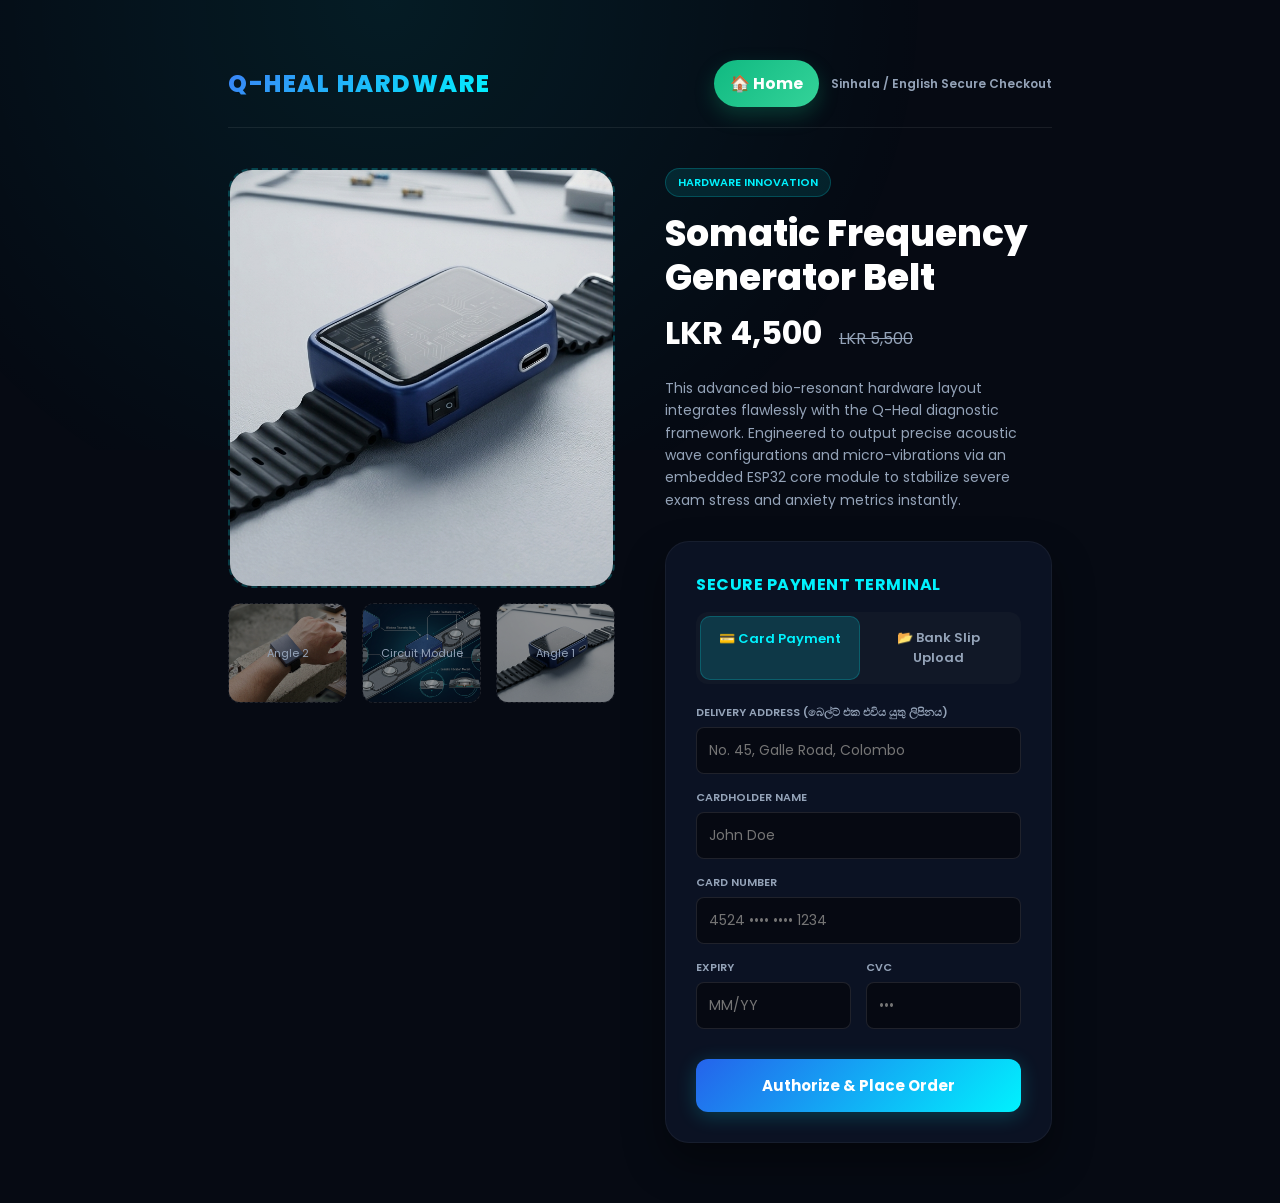
<file: qhealbelt.html>
<!DOCTYPE html>
<html lang="en">
<head>
    <meta charset="UTF-8">
    <meta name="viewport" content="width=device-width, initial-scale=1.0">
    <title>Quantum Belt | Q-Heal Official Store</title>
    <link href="https://fonts.googleapis.com/css2?family=Poppins:wght@300;400;600;700;800&display=swap" rel="stylesheet">
    <script src="https://cdnjs.cloudflare.com/ajax/libs/gsap/3.12.2/gsap.min.js"></script>
    <style>
        :root {
            --bg-dark: #060a13;
            --bg-card: rgba(13, 21, 39, 0.85);
            --primary: #1e40af;
            --accent: #00f2fe;
            --text-main: #f7fafc;
            --text-muted: #94a3b8;
            --success: #10b981;
            --border-color: rgba(0, 242, 254, 0.15);
        }

        * { margin: 0; padding: 0; box-sizing: border-box; font-family: 'Poppins', sans-serif; }
        body { background-color: var(--bg-dark); color: var(--text-main); min-height: 100vh; overflow-x: hidden; }
        
        /* Background Gradient Effect */
        .bg-glow { position: fixed; top: -50%; left: -20%; width: 100vw; height: 100vh; z-index: -1; background: radial-gradient(circle, rgba(0, 242, 254, 0.08) 0%, transparent 70%); }

        .container { max-width: 1200px; margin: 0 auto; padding: 30px 20px; }
        
        header { display: flex; justify-content: space-between; align-items: center; padding-bottom: 20px; border-bottom: 1px solid rgba(255, 255, 255, 0.08); margin-bottom: 40px; }
        .logo { font-size: 24px; font-weight: 800; background: linear-gradient(135deg, #3b82f6, var(--accent)); -webkit-background-clip: text; -webkit-text-fill-color: transparent; letter-spacing: 1.5px; }

        /* Store Layout Matrix */
        .store-grid { display: grid; grid-template-columns: 1fr 1fr; gap: 50px; margin-top: 20px; }
        @media (max-width: 900px) { .store-grid { grid-template-columns: 1fr; gap: 30px; } }

        /* --- LEFT COLUMN: IMAGE GALLERY --- */
        .gallery-container { display: flex; flex-direction: column; gap: 15px; }
        .main-image-box { width: 100%; height: 420px; background: rgba(255,255,255,0.02); border: 2px dashed rgba(0, 242, 254, 0.2); border-radius: 24px; display: flex; flex-direction: column; justify-content: center; align-items: center; cursor: pointer; transition: 0.3s; position: relative; overflow: hidden; }
        .main-image-box:hover { border-color: var(--accent); background: rgba(0, 242, 254, 0.03); }
        .main-image-box img { width: 100%; height: 100%; object-fit: cover; position: absolute; top: 0; left: 0; display: block; }
        
        .thumb-grid { display: grid; grid-template-columns: repeat(3, 1fr); gap: 15px; }
        .thumb-box { height: 100px; background: rgba(255,255,255,0.01); border: 1px dashed rgba(255,255,255,0.1); border-radius: 12px; display: flex; justify-content: center; align-items: center; font-size: 11px; color: var(--text-muted); cursor: pointer; transition: 0.2s; overflow: hidden; position: relative; }
        .thumb-box:hover { border-color: var(--accent); color: var(--accent); }
        .thumb-box img { width: 100%; height: 100%; object-fit: cover; display: block; }
        .thumb-box span { position: absolute; inset: 0; display: flex; justify-content: center; align-items: center; background: rgba(0,0,0,0.35); padding: 8px; text-align: center; }

        /* --- RIGHT COLUMN: PRODUCT INFO & CHECKOUT --- */
        .product-details { display: flex; flex-direction: column; }
        .tag { background: rgba(0, 242, 254, 0.1); border: 1px solid rgba(0, 242, 254, 0.2); color: var(--accent); padding: 5px 12px; border-radius: 20px; font-size: 11px; font-weight: 600; width: fit-content; margin-bottom: 15px; text-transform: uppercase; }
        .product-title { font-size: 36px; font-weight: 800; margin-bottom: 10px; line-height: 1.2; }
        .price-tag { font-size: 32px; font-weight: 700; color: #fff; margin-bottom: 20px; }
        .price-tag span { font-size: 16px; color: var(--text-muted); text-decoration: line-through; margin-left: 10px; font-weight: 400; }
        .desc { color: var(--text-muted); font-size: 14px; line-height: 1.6; margin-bottom: 30px; }

        /* --- EXPANDED PAYMENT CORE --- */
        .checkout-box { background: var(--bg-card); border: 1px solid rgba(255,255,255,0.05); border-radius: 24px; padding: 30px; box-shadow: 0 20px 40px rgba(0,0,0,0.4); }
        .checkout-title { font-size: 16px; font-weight: 700; margin-bottom: 15px; color: var(--accent); text-transform: uppercase; letter-spacing: 0.5px; }
        
        .pay-methods { display: flex; background: #111827; padding: 4px; border-radius: 12px; margin-bottom: 20px; }
        .pay-tab { flex: 1; padding: 12px; text-align: center; font-size: 13px; font-weight: 600; color: var(--text-muted); cursor: pointer; border-radius: 10px; transition: 0.2s; }
        .pay-tab.active { background: rgba(0, 242, 254, 0.15); color: var(--accent); border: 1px solid rgba(0, 242, 254, 0.2); }
        
        .pay-panel { display: none; }
        .pay-panel.active { display: block; }

        /* Forms */
        .form-group { margin-bottom: 15px; }
        .form-group label { display: block; font-size: 11px; text-transform: uppercase; color: var(--text-muted); margin-bottom: 6px; font-weight: 600; }
        .form-input { width: 100%; padding: 12px; background: rgba(5, 8, 16, 0.8); border: 1px solid rgba(255,255,255,0.1); border-radius: 8px; color: white; font-size: 14px; }
        .form-input:focus { border-color: var(--accent); outline: none; }
        .form-row { display: grid; grid-template-columns: 1fr 1fr; gap: 15px; }

        /* Dropzone Box */
        .slip-zone { border: 2px dashed rgba(0, 242, 254, 0.3); border-radius: 14px; padding: 25px; text-align: center; background: rgba(0,0,0,0.2); cursor: pointer; transition: 0.2s; }
        .slip-zone:hover { border-color: var(--accent); background: rgba(0, 242, 254, 0.02); }

        .buy-btn { width: 100%; background: linear-gradient(135deg, #2563eb, var(--accent)); color: white; border: none; padding: 15px; font-size: 15px; font-weight: 700; border-radius: 12px; cursor: pointer; margin-top: 15px; box-shadow: 0 4px 20px rgba(0,242,254,0.2); transition: 0.2s; }
        .buy-btn:hover { transform: translateY(-2px); }
        .home-btn {
            display: inline-block;
            padding: 0.7rem 1rem;
            border-radius: 999px;
            background: linear-gradient(135deg, #10b981, #34d399);
            color: white;
            text-decoration: none;
            font-weight: 700;
            box-shadow: 0 8px 20px rgba(16, 185, 129, 0.25);
        }

        * { box-sizing: border-box; }

    /* 2. Body: හැම පේජ් එකේම පසුබිම එකම වගේ තියාගන්න */
    body { margin: 0; background-color: #060a13; color: white; font-family: sans-serif; }

    /* 3. Container: මේක තමයි හැම පේජ් එකේම content එක මැදට කරන wrapper එක */
    .container {
        width: 90%; 
        max-width: 1000px;
        margin: 0 auto; /* සයිට් එක screen එකේ මැදට වෙන්න */
    }

    /* 4. Responsive Media Query: මේක පේජ් එකේ හැඩය PC/Mobile වලදී මාරු කරනවා */
    @media (max-width: 768px) {
    </style>
</head>
<body>
<div class="container">
    <div class="bg-glow"></div>

    <div class="container">
        <header>
            <div class="logo">Q-HEAL HARDWARE</div>
            <div style="display:flex; align-items:center; gap:12px; flex-wrap:wrap;">
                <a href="index.html" class="home-btn">🏠 Home</a>
                <div style="font-size:12px; color:var(--text-muted); font-weight:600;">Sinhala / English Secure Checkout</div>
            </div>
        </header>

        <div class="store-grid">
            
            <div class="gallery-container">
                <div class="main-image-box">
                    <img id="mainImgDisplay" src="1782718561374.1782718524429.png" alt="Quantum Belt View">
                </div>
                
                <div class="thumb-grid">
                    <div class="thumb-box">
                        <img src="1782718907337.png" alt="Angle 2">
                        <span>Angle 2</span>
                    </div>
                    <div class="thumb-box">
                        <img src="1782719220887.1782719190663.png" alt="Circuit Module">
                        <span>Circuit Module</span>
                    </div>
                    <div class="thumb-box">
                        <img src="1782718561374.1782718524429.png" alt="Angle 1">
                        <span>Angle 1</span>
                    </div>
                </div>
            </div>

            <div class="product-details">
                <div class="tag">Hardware Innovation</div>
                <h1 class="product-title">Somatic Frequency Generator Belt</h1>
                <div class="price-tag">LKR 4,500 <span>LKR 5,500</span></div>
                <p class="desc">
                    This advanced bio-resonant hardware layout integrates flawlessly with the Q-Heal diagnostic framework. Engineered to output precise acoustic wave configurations and micro-vibrations via an embedded ESP32 core module to stabilize severe exam stress and anxiety metrics instantly.
                </p>

                <div class="checkout-box">
                    <div class="checkout-title">Secure Payment Terminal</div>
                    
                    <div class="pay-methods">
                        <div class="pay-tab active" id="btnCard" onclick="togglePayMethod('card')">💳 Card Payment</div>
                        <div class="pay-tab" id="btnSlip" onclick="togglePayMethod('slip')">📂 Bank Slip Upload</div>
                    </div>

                    <div class="form-group">
                        <label>Delivery Address (බෙල්ට් එක එවිය යුතු ලිපිනය)</label>
                        <input type="text" class="form-input" placeholder="No. 45, Galle Road, Colombo" id="userAddress">
                    </div>

                    <div id="panelCard" class="pay-panel active">
                        <div class="form-group">
                            <label>Cardholder Name</label>
                            <input type="text" class="form-input" placeholder="John Doe">
                        </div>
                        <div class="form-group">
                            <label>Card Number</label>
                            <input type="text" class="form-input" placeholder="4524 •••• •••• 1234">
                        </div>
                        <div class="form-row">
                            <div class="form-group">
                                <label>Expiry</label>
                                <input type="text" class="form-input" placeholder="MM/YY">
                            </div>
                            <div class="form-group">
                                <label>CVC</label>
                                <input type="password" class="form-input" placeholder="•••">
                            </div>
                        </div>
                        <button class="buy-btn" onclick="executePurchase('Card')">Authorize & Place Order</button>
                    </div>

                    <div id="panelSlip" class="pay-panel">
                        <div style="background:rgba(255,255,255,0.02); padding:15px; border-radius:10px; margin-bottom:15px; font-size:12px; border:1px solid rgba(255,255,255,0.05);">
                            <strong style="color:var(--accent);">Bank Details:</strong><br>
                            Bank: Boc / People's Bank / Sampath<br>
                            Account Name: Q-Heal Innovations<br>
                            Account Number: 1234-5678-9012
                        </div>
                        <div class="slip-zone" onclick="document.getElementById('slipImgFile').click()">
                            <span id="slipText">📂 Click to Upload Bank Deposit Slip Receipt</span>
                            <input type="file" id="slipImgFile" style="display:none;" accept="image/*" onchange="handleSlipSelected()">
                        </div>
                        <button class="buy-btn" style="background:var(--primary);" onclick="executePurchase('Bank Slip')">Submit Slip & Confirm Order</button>
                    </div>

                </div>
            </div>

        </div>
    </div>
</div>
    

    <script>
        // --- INTERACTIVE LAYOUT FUNCTIONS ---
        function togglePayMethod(type) {
            document.getElementById('btnCard').classList.toggle('active', type === 'card');
            document.getElementById('btnSlip').classList.toggle('active', type === 'slip');
            document.getElementById('panelCard').classList.toggle('active', type === 'card');
            document.getElementById('panelSlip').classList.toggle('active', type === 'slip');
        }

        // Handle Main Image Input View Setup
        function previewImage(input, targetId, textId) {
            if (input.files && input.files[0]) {
                const reader = new FileReader();
                reader.onload = function(e) {
                    const img = document.getElementById(targetId);
                    img.src = e.target.result;
                    img.style.display = 'block';
                    document.getElementById(textId).style.display = 'none';
                }
                reader.readAsDataURL(input.files[0]);
            }
        }

        // Preview Thumb text change
        function previewThumb(input, textId) {
            if (input.files && input.files[0]) {
                document.getElementById(textId).textContent = "📸 Loaded";
                document.getElementById(textId).style.color = "#10b981";
            }
        }

        function handleSlipSelected() {
            document.getElementById('slipText').innerHTML = "✅ **Slip Added Successfully!**<br><span style='color:#10b981; font-size:12px;'>Order ready to lock.</span>";
        }

        function executePurchase(method) {
            const address = document.getElementById('userAddress').value.trim();
            if(!address) {
                alert('Please enter a delivery address first! (කරුණාකර බෙල්ට් එක එවිය යුතු ලිපිනය ඇතුළත් කරන්න)');
                return;
            }
            alert(`Order Placed Successfully via ${method}! Your Frequency Belt will be dispatched to: ${address}`);
        }

        // GSAP entry effect Animation
        gsap.from(".store-grid", { opacity: 0, y: 30, duration: 0.6, ease: "power2.out" });
    </script>
</body>
</html>
</file>
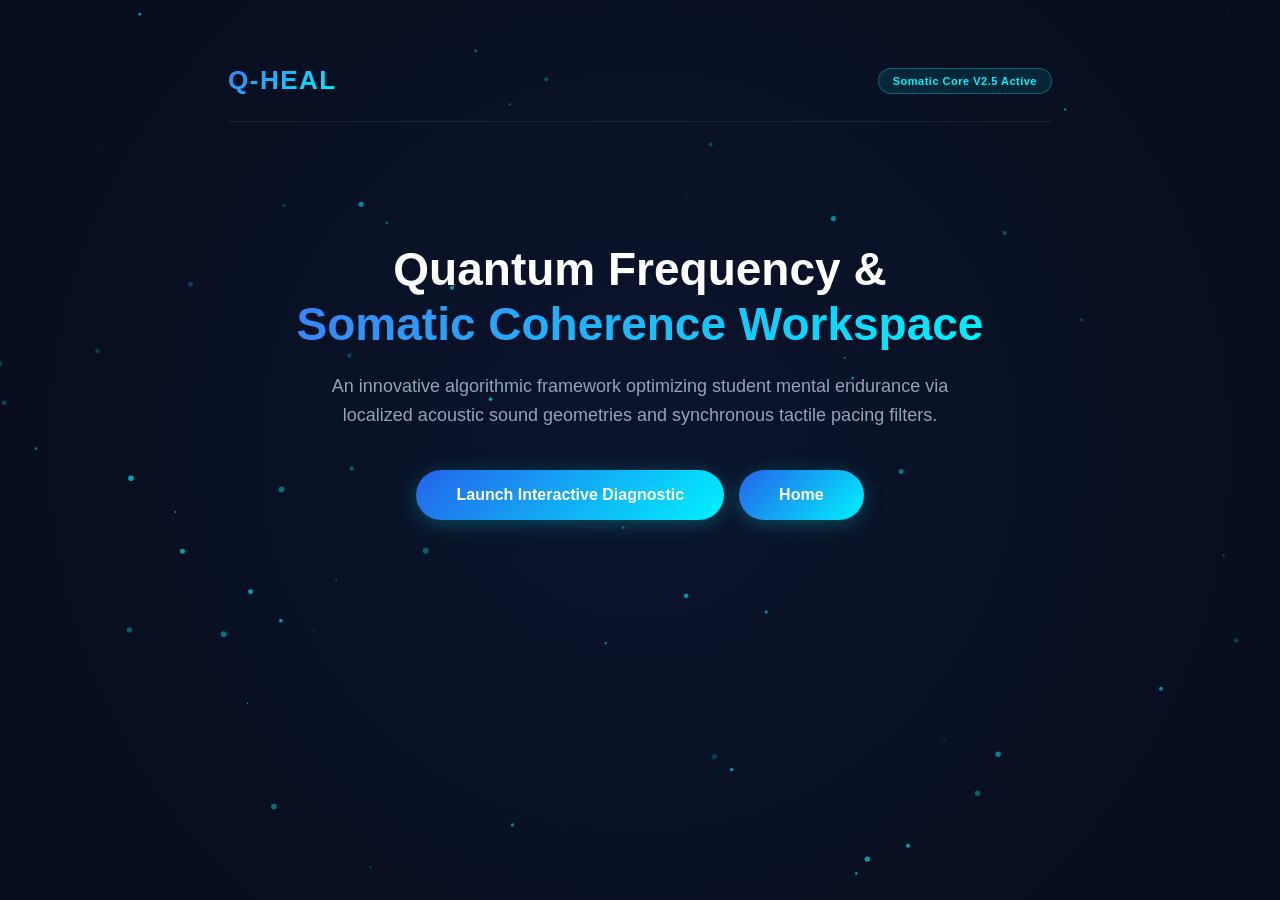
<file: sa.html>
<!DOCTYPE html>
<html lang="en">
<head>
    <meta charset="UTF-8">
    <meta name="viewport" content="width=device-width, initial-scale=1.0">
    <title>Q-Heal | Quantum Frequency & Mental Coherence Engine</title>
    <style>
        :root {
            --bg-dark: #060a13;
            --bg-card: #0d1527;
            --primary: #1e40af;
            --accent: #00f2fe;
            --text-main: #f7fafc;
            --text-muted: #94a3b8;
            --success: #10b981;
            --danger: #ef4444;
        }

        * {
            margin: 0;
            padding: 0;
            box-sizing: border-box;
            font-family: 'Segoe UI', Roboto, Helvetica, Arial, sans-serif;
        }

        body {
            background-color: var(--bg-dark);
            color: var(--text-main);
            overflow-x: hidden;
            min-height: 100vh;
            position: relative;
        }

        /* --- Interactive Background Canvas Animation --- */
        #bgCanvas {
            position: fixed;
            top: 0;
            left: 0;
            width: 100vw;
            height: 100vh;
            z-index: -1;
            background: radial-gradient(circle at center, #0c1938 0%, #060a13 100%);
        }

        .container {
            max-width: 1100px;
            margin: 0 auto;
            padding: 20px;
            position: relative;
            z-index: 1;
        }

        .screen {
            display: none;
            animation: fadeIn 0.6s cubic-bezier(0.16, 1, 0.3, 1) forwards;
        }

        .screen.active {
            display: block;
        }

        @keyframes fadeIn {
            from { opacity: 0; transform: translateY(15px); }
            to { opacity: 1; transform: translateY(0); }
        }

        /* Header Style */
        header {
            display: flex;
            justify-content: space-between;
            align-items: center;
            padding: 25px 0;
            border-bottom: 1px solid rgba(255, 255, 255, 0.08);
            margin-bottom: 40px;
        }

        .logo {
            font-size: 26px;
            font-weight: 800;
            background: linear-gradient(135deg, #3b82f6, var(--accent));
            -webkit-background-clip: text;
            -webkit-text-fill-color: transparent;
            letter-spacing: 1.5px;
        }

        .badge {
            background: rgba(0, 242, 254, 0.1);
            border: 1px solid rgba(0, 242, 254, 0.3);
            color: var(--accent);
            padding: 6px 14px;
            border-radius: 20px;
            font-size: 11px;
            font-weight: 600;
            letter-spacing: 0.5px;
        }

        /* --- SCREEN 1: HOME PAGE --- */
        .hero {
            text-align: center;
            padding: 80px 0 50px 0;
        }

        .hero h1 {
            font-size: 46px;
            margin-bottom: 20px;
            line-height: 1.2;
            font-weight: 800;
        }

        .hero h1 span {
            background: linear-gradient(135deg, #3b82f6, var(--accent));
            -webkit-background-clip: text;
            -webkit-text-fill-color: transparent;
        }

        .hero p {
            color: var(--text-muted);
            font-size: 18px;
            max-width: 650px;
            margin: 0 auto 40px auto;
            line-height: 1.6;
        }

        .btn {
            background: linear-gradient(135deg, #2563eb, var(--accent));
            color: white;
            border: none;
            padding: 16px 40px;
            font-size: 16px;
            font-weight: 700;
            border-radius: 30px;
            cursor: pointer;
            box-shadow: 0 4px 20px rgba(0, 242, 254, 0.25);
            transition: all 0.3s ease;
        }

        .btn:hover {
            transform: translateY(-2px);
            box-shadow: 0 6px 25px rgba(0, 242, 254, 0.45);
        }

        /* --- SCREEN 2: EMOJI DIAGNOSTIC QUIZ --- */
        .quiz-card {
            max-width: 600px;
            margin: 40px auto;
            background: rgba(13, 21, 39, 0.85);
            backdrop-filter: blur(10px);
            padding: 40px;
            border-radius: 20px;
            border: 1px solid rgba(255, 255, 255, 0.05);
            box-shadow: 0 10px 30px rgba(0,0,0,0.3);
        }

        .quiz-progress {
            height: 4px;
            background: #1e293b;
            border-radius: 2px;
            margin-bottom: 35px;
            overflow: hidden;
        }

        .progress-fill {
            height: 100%;
            width: 20%;
            background: var(--accent);
            transition: width 0.4s ease;
        }

        .q-title {
            font-size: 20px;
            margin-bottom: 25px;
            font-weight: 600;
            line-height: 1.4;
        }

        /* Emoji Matrix Selection */
        .emoji-grid {
            display: grid;
            grid-template-columns: repeat(5, 1fr);
            gap: 12px;
            margin-bottom: 35px;
        }

        .emoji-btn {
            background: rgba(255,255,255,0.03);
            border: 1px solid rgba(255,255,255,0.08);
            border-radius: 12px;
            padding: 15px 10px;
            cursor: pointer;
            text-align: center;
            transition: all 0.2s ease;
        }

        .emoji-btn:hover {
            background: rgba(0, 242, 254, 0.1);
            border-color: var(--accent);
            transform: translateY(-3px);
        }

        .emoji-btn.selected {
            background: rgba(37, 99, 235, 0.3);
            border-color: var(--accent);
            box-shadow: 0 0 12px rgba(0, 242, 254, 0.3);
        }

        .emoji-btn span {
            font-size: 28px;
            display: block;
            margin-bottom: 5px;
        }

        .emoji-btn p {
            font-size: 11px;
            color: var(--text-muted);
            font-weight: 600;
        }

        /* --- SCREEN 3: HEALING HUB --- */
        .hub-grid {
            display: grid;
            grid-template-columns: 1fr 1fr;
            gap: 40px;
            align-items: flex-start;
        }

        @media (max-width: 850px) {
            .hub-grid { grid-template-columns: 1fr; }
        }

        /* Mode Selector Tabs */
        .mode-selector {
            display: flex;
            background: #111827;
            padding: 6px;
            border-radius: 30px;
            margin-bottom: 25px;
            border: 1px solid rgba(255,255,255,0.05);
        }

        .mode-tab {
            flex: 1;
            text-align: center;
            padding: 10px 15px;
            cursor: pointer;
            border-radius: 25px;
            font-size: 14px;
            font-weight: 600;
            color: var(--text-muted);
            transition: all 0.2s ease;
        }

        .mode-tab.active {
            background: linear-gradient(135deg, #2563eb, var(--accent));
            color: white;
            box-shadow: 0 4px 10px rgba(0,0,0,0.2);
        }

        /* Display Wrapper */
        .display-panel {
            background: rgba(13, 21, 39, 0.8);
            border: 1px solid rgba(255,255,255,0.05);
            border-radius: 20px;
            padding: 30px;
            text-align: center;
            min-height: 320px;
            display: flex;
            flex-direction: column;
            justify-content: center;
            align-items: center;
            position: relative;
        }

        /* Dynamic Breathing Graphic */
        .breath-ring {
            width: 140px;
            height: 140px;
            border-radius: 50%;
            background: radial-gradient(circle, rgba(0, 242, 254, 0.4) 0%, transparent 70%);
            border: 3px solid var(--accent);
            display: none;
            align-items: center;
            justify-content: center;
            font-weight: 700;
            font-size: 16px;
            box-shadow: 0 0 20px rgba(0, 242, 254, 0.2);
            transition: transform 4s ease-in-out;
        }

        .breath-ring.expanding {
            transform: scale(1.6);
            background: radial-gradient(circle, rgba(0, 242, 254, 0.6) 0%, transparent 70%);
        }

        .breath-ring.shrinking {
            transform: scale(0.9);
        }

        .hub-controls {
            background: rgba(13, 21, 39, 0.85);
            padding: 35px;
            border-radius: 20px;
            border: 1px solid rgba(255,255,255,0.05);
        }

        .timer {
            font-size: 54px;
            font-weight: 800;
            font-family: monospace;
            margin-bottom: 15px;
            letter-spacing: 1px;
        }

        .action-btn {
            background: var(--success);
            color: white;
            border: none;
            padding: 14px 30px;
            border-radius: 10px;
            font-weight: 700;
            cursor: pointer;
            font-size: 15px;
            width: 100%;
            transition: background 0.2s;
        }

        .action-btn.paused {
            background: var(--danger);
        }

        * { box-sizing: border-box; }

    /* 2. Body: හැම පේජ් එකේම පසුබිම එකම වගේ තියාගන්න */
    body { margin: 0; background-color: #060a13; color: white; font-family: sans-serif; }

    /* 3. Container: මේක තමයි හැම පේජ් එකේම content එක මැදට කරන wrapper එක */
    .container {
        width: 90%; 
        max-width: 1000px;
        margin: 0 auto; /* සයිට් එක screen එකේ මැදට වෙන්න */
    }

    /* 4. Responsive Media Query: මේක පේජ් එකේ හැඩය PC/Mobile වලදී මාරු කරනවා */
    @media (max-width: 768px) {
    </style>
</head>
<body>
<div class="container">
    <canvas id="bgCanvas"></canvas>

    <div class="container">
        <header>
            <div class="logo">Q-HEAL</div>
            <div class="badge">Somatic Core V2.5 Active</div>
        </header>

        <div id="screenHome" class="screen active">
            <div class="hero">
                <h1>Quantum Frequency & <br><span>Somatic Coherence Workspace</span></h1>
                <p>An innovative algorithmic framework optimizing student mental endurance via localized acoustic sound geometries and synchronous tactile pacing filters.</p>
                <div style="display:flex; justify-content:center; gap:15px; flex-wrap:wrap;">
                    <button class="btn" onclick="navigateTo('screenQuiz')">Launch Interactive Diagnostic</button>
                    <a class="btn" href="index.html" style="text-decoration:none; display:inline-flex; align-items:center; justify-content:center;">Home</a>
                </div>
            </div>
        </div>

        <div id="screenQuiz" class="screen">
            <div class="quiz-card">
                <div class="quiz-progress">
                    <div class="progress-fill" id="quizProgressFill"></div>
                </div>
                
                <div id="quizContent">
                    </div>
            </div>
        </div>

        <div id="screenHub" class="screen">
            <div class="mode-selector">
                <div class="mode-tab active" id="tabVibe" onclick="switchTherapyMode('vibe')">Acoustic & Vibration Waves</div>
                <div class="mode-tab" id="tabBreath" onclick="switchTherapyMode('breath')">Somatic Breathing Guide</div>
            </div>

            <div class="hub-grid">
                <div class="display-panel">
                    <canvas id="waveCanvas" style="width: 100%; height: 220px;"></canvas>
                    
                    <div class="breath-ring" id="breathRing">Inhale</div>
                </div>

                <div class="hub-controls">
                    <div style="font-size: 12px; text-transform: uppercase; color: var(--accent); font-weight:700; margin-bottom:5px; letter-spacing:1px;">Session Envelope</div>
                    <div class="timer" id="timerDisplay">15:00</div>
                    
                    <p style="color: var(--text-muted); font-size: 14px; line-height: 1.5; margin-bottom: 30px;" id="matrixStatus">
                        Mapping individual telemetry vectors to wave synthesis modules...
                    </p>

                    <button class="action-btn" id="sessionCtrlBtn" onclick="toggleSession()">Start Therapy Session</button>
                    <button class="btn" style="background: rgba(255,255,255,0.05); box-shadow: none; width: 100%; margin-top: 12px; border: 1px solid rgba(255,255,255,0.1);" onclick="navigateTo('screenHome')">Exit Session Node</button>
                </div>
            </div>
        </div>

    </div>
</div>
    
    <script>
        // --- 1. INTERACTIVE BACKGROUND PARTICLE CODE ANIMATION LOOP ---
        const bgCanvas = document.getElementById('bgCanvas');
        const bgCtx = bgCanvas.getContext('2d');
        let particles = [];

        function resizeBg() {
            bgCanvas.width = window.innerWidth;
            bgCanvas.height = window.innerHeight;
        }
        window.addEventListener('resize', resizeBg);
        resizeBg();

        class Particle {
            constructor() {
                this.x = Math.random() * bgCanvas.width;
                this.y = Math.random() * bgCanvas.height;
                this.size = Math.random() * 2.5 + 0.5;
                this.speedX = Math.random() * 0.4 - 0.2;
                this.speedY = Math.random() * 0.4 - 0.2;
                this.opacity = Math.random() * 0.5 + 0.2;
            }
            update() {
                this.x += this.speedX;
                this.y += this.speedY;
                if (this.x > bgCanvas.width) this.x = 0;
                if (this.x < 0) this.x = bgCanvas.width;
                if (this.y > bgCanvas.height) this.y = 0;
                if (this.y < 0) this.y = bgCanvas.height;
            }
            draw() {
                bgCtx.fillStyle = `rgba(0, 242, 254, ${this.opacity})`;
                bgCtx.beginPath();
                bgCtx.arc(this.x, this.y, this.size, 0, Math.PI * 2);
                bgCtx.fill();
            }
        }

        for (let i = 0; i < 65; i++) { particles.push(new Particle()); }

        function animateBackground() {
            bgCtx.clearRect(0, 0, bgCanvas.width, bgCanvas.height);
            let gradient = bgCtx.createRadialGradient(bgCanvas.width/2, bgCanvas.height/2, 10, bgCanvas.width/2, bgCanvas.height/2, bgCanvas.width);
            gradient.addColorStop(0, '#0a142c');
            gradient.addColorStop(1, '#050811');
            bgCtx.fillStyle = gradient;
            bgCtx.fillRect(0, 0, bgCanvas.width, bgCanvas.height);

            particles.forEach(p => { p.update(); p.draw(); });
            requestAnimationFrame(animateBackground);
        }
        animateBackground();


        // --- 2. 5-STEP EMOJI DIAGNOSTIC DATA STRUCTURES ---
        const diagnosticQuestions = [
            { text: "How heavy is your academic burnout or mental exhaustion right now? (දැන් දැනෙන මානසික විඩාව)", metrics: "fatigue" },
            { text: "Rate the ambient/environmental noise around you. (වටපිටාවේ ඇති ශබ්ද බාධා ප්‍රමාණය)", metrics: "noise" },
            { text: "How tense or physically restless is your body? (ශරීරයට දැනෙන ගැස්ම/නොසන්සුන්කම)", metrics: "anxiety" },
            { text: "Are you struggling to maintain active attention on study tasks? (පාඩම් වැඩ වලට අවධානය යොමු කිරීමේ අපහසුතාවය)", metrics: "focus" },
            { text: "Rate your overall situational exam-related stress level. (විභාග පීඩනය නිසා ඇති වී තිබෙන ආතතිය)", metrics: "stress" }
        ];

        let currentQuestionIdx = 0;
        let diagnosticOutputs = { fatigue: 3, noise: 3, anxiety: 3, focus: 3, stress: 3 };

        function loadQuestion() {
            if (currentQuestionIdx >= diagnosticQuestions.length) {
                processTherapyMatrix();
                return;
            }

            const progressPercent = ((currentQuestionIdx + 1) / diagnosticQuestions.length) * 100;
            document.getElementById('quizProgressFill').style.width = `${progressPercent}%`;

            const currentQ = diagnosticQuestions[currentQuestionIdx];
            let html = `
                <div class="q-title">Question ${currentQuestionIdx + 1} of 5: <br>${currentQ.text}</div>
                <div class="emoji-grid">
                    <div class="emoji-btn" onclick="submitAnswer('${currentQ.metrics}', 2)"><span>😊</span><p>Excellent</p></div>
                    <div class="emoji-btn" onclick="submitAnswer('${currentQ.metrics}', 4)"><span>🙂</span><p>Mild</p></div>
                    <div class="emoji-btn" onclick="submitAnswer('${currentQ.metrics}', 6)"><span>😐</span><p>Moderate</p></div>
                    <div class="emoji-btn" onclick="submitAnswer('${currentQ.metrics}', 8)"><span>🙁</span><p>High</p></div>
                    <div class="emoji-btn" onclick="submitAnswer('${currentQ.metrics}', 10)"><span>😫</span><p>Severe</p></div>
                </div>
            `;
            document.getElementById('quizContent').innerHTML = html;
        }

        function submitAnswer(metricType, evaluationWeight) {
            diagnosticOutputs[metricType] = evaluationWeight;
            currentQuestionIdx++;
            loadQuestion();
        }


        // --- 3. CORE MANAGEMENT ROUTER NODE DIRECTIONS ---
        function navigateTo(screenId) {
            document.querySelectorAll('.screen').forEach(s => s.classList.remove('active'));
            document.getElementById(screenId).classList.add('active');
            
            if (screenId === 'screenQuiz') {
                currentQuestionIdx = 0;
                loadQuestion();
            }
            if (screenId === 'screenHub') {
                initCanvasWaveform();
                initBreathingEngine(true);
            } else {
                haltActiveSession();
                initBreathingEngine(false);
            }
        }

        function processTherapyMatrix() {
            let configurationTraceText = `Matrix Calculations Resolved. Pure 528Hz Quantum Base Engine Online. `;
            if(diagnosticOutputs.noise > 5) configurationTraceText += `+ Anti-Chaos Pink Noise Layer deployed to stabilize audio focus variables. `;
            if(diagnosticOutputs.fatigue > 5 || diagnosticOutputs.stress > 5) configurationTraceText += `+ Grounding low-frequency binaural pacing synchronized.`;
            
            document.getElementById('matrixStatus').innerText = configurationTraceText;
            navigateTo('screenHub');
        }


        // --- 4. DUAL THERAPY SELECTION INTERFACE CONTROLS ---
        let selectedTherapyMode = 'vibe'; 

        function switchTherapyMode(mode) {
            selectedTherapyMode = mode;
            document.getElementById('tabVibe').classList.toggle('active', mode === 'vibe');
            document.getElementById('tabBreath').classList.toggle('active', mode === 'breath');

            const waveCanvas = document.getElementById('waveCanvas');
            const breathRing = document.getElementById('breathRing');

            if (mode === 'vibe') {
                waveCanvas.style.display = 'block';
                breathRing.style.display = 'none';
            } else {
                waveCanvas.style.display = 'none';
                breathRing.style.display = 'flex';
            }
        }


        // --- 5. UPDATED ACOUSTIC FREQUENCY & TACTILE VIBRATION ENGINE ---
        let audioContextInstance = null;
        let internalOscNode = null;
        let internalGainNode = null;
        let pinkNoiseNode = null;
        let isSessionExecuting = false;
        let globalTimerId = null;
        let hapticLoopId = null;
        let timeRemaining = 900; 

        function toggleSession() {
            const buttonElement = document.getElementById('sessionCtrlBtn');
            if (!isSessionExecuting) {
                initiateAudioHardware();
                buttonElement.innerText = "Pause Active Session";
                buttonElement.className = "action-btn paused";
                isSessionExecuting = true;
                startCountdownClock();
                startHapticVibrationEngine(); // Deploys the physical wave pulses
            } else {
                haltActiveSession();
            }
        }

        function initiateAudioHardware() {
            if (!audioContextInstance) {
                audioContextInstance = new (window.AudioContext || window.webkitAudioContext)();
            }
            internalGainNode = audioContextInstance.createGain();
            internalGainNode.gain.setValueAtTime(0.4, audioContextInstance.currentTime);

            // 1. Synthesize Pure 528Hz Acoustic Core
            internalOscNode = audioContextInstance.createOscillator();
            internalOscNode.type = 'sine';
            internalOscNode.frequency.setValueAtTime(528, audioContextInstance.currentTime);
            internalOscNode.connect(internalGainNode);

            // 2. Real-time Pink Noise Masking (If environmental noise parameter is active)
            if (diagnosticOutputs.noise > 5) {
                pinkNoiseNode = createPinkNoiseBuffer(audioContextInstance);
                if (pinkNoiseNode) {
                    let noiseGain = audioContextInstance.createGain();
                    noiseGain.gain.setValueAtTime(0.12, audioContextInstance.currentTime);
                    pinkNoiseNode.connect(noiseGain);
                    noiseGain.connect(internalGainNode);
                }
            }
            
            internalGainNode.connect(audioContextInstance.destination);
            internalOscNode.start();
        }

        // Deep Multi-sensory Pulsing Grounding Sequencer (Acoustic Vibration Channel)
        function startHapticVibrationEngine() {
            clearInterval(hapticLoopId);
            if (!isSessionExecuting || selectedTherapyMode !== 'vibe') return;

            function vibratePulse() {
                if (navigator.vibrate && selectedTherapyMode === 'vibe' && isSessionExecuting) {
                    // 528Hz ට සමපාත වන පරිදි ශරීරය සන්සුන් කරන සියුම් තරංග රටාවක් (Tactile Pulse Pattern)
                    navigator.vibrate([250, 150, 250, 200]); 
                }
            }
            vibratePulse();
            hapticLoopId = setInterval(vibratePulse, 1200); // Rhythmic looping every 1.2s
        }

        function haltActiveSession() {
            const buttonElement = document.getElementById('sessionCtrlBtn');
            clearInterval(hapticLoopId);
            if (internalOscNode) {
                try { internalOscNode.stop(); } catch(e){}
                internalOscNode.disconnect();
                internalOscNode = null;
            }
            if (pinkNoiseNode) {
                try { pinkNoiseNode.stop(); } catch(e){}
                pinkNoiseNode.disconnect();
                pinkNoiseNode = null;
            }
            clearInterval(globalTimerId);
            isSessionExecuting = false;
            if(buttonElement) {
                buttonElement.innerText = "Start Therapy Session";
                buttonElement.className = "action-btn";
            }
            if(navigator.vibrate) navigator.vibrate(0);
        }

        // Mathematical Filter Buffer for Pure Pink Noise Generation
        function createPinkNoiseBuffer(ctx) {
            let bufferSize = 2 * ctx.sampleRate,
                noiseBuffer = ctx.createBuffer(1, bufferSize, ctx.sampleRate),
                output = noiseBuffer.getChannelData(0);
            let b0, b1, b2, b3, b4, b5, b6;
            b0 = b1 = b2 = b3 = b4 = b5 = b6 = 0.0;
            for (let i = 0; i < bufferSize; i++) {
                let white = Math.random() * 2 - 1;
                b0 = 0.99886 * b0 + white * 0.0555179;
                b1 = 0.99332 * b1 + white * 0.0750759;
                b2 = 0.96900 * b2 + white * 0.1538520;
                b3 = 0.86650 * b3 + white * 0.3104856;
                b4 = 0.55000 * b4 + white * 0.5329522;
                b5 = -0.7616 * b5 - white * 0.0168980;
                output[i] = b0 + b1 + b2 + b3 + b4 + b5 + b6 + white * 0.5362;
                output[i] *= 0.11;
                b6 = white * 0.115926;
            }
            let pinkSource = ctx.createBufferSource();
            pinkSource.buffer = noiseBuffer;
            pinkSource.loop = true;
            pinkSource.start(0);
            return pinkSource;
        }

        // Somatic Breathing Guide Automation Loop Engine
        let breathIntervalId = null;
        function initBreathingEngine(start) {
            const ring = document.getElementById('breathRing');
            clearInterval(breathIntervalId);
            if (!start) return;

            function cycle() {
                if (selectedTherapyMode === 'breath') {
                    ring.innerText = "Inhale (හුස්ම ගන්න)";
                    ring.className = "breath-ring expanding";
                    if(isSessionExecuting && navigator.vibrate) navigator.vibrate(200);
                }

                setTimeout(() => {
                    if (selectedTherapyMode === 'breath') {
                        ring.innerText = "Exhale (හුස්ම පිට කරන්න)";
                        ring.className = "breath-ring shrinking";
                        if(isSessionExecuting && navigator.vibrate) navigator.vibrate(100);
                    }
                }, 4000); 
            }
            cycle();
            breathIntervalId = setInterval(cycle, 8000);
        }

        function startCountdownClock() {
            clearInterval(globalTimerId);
            globalTimerId = setInterval(() => {
                if (timeRemaining > 0) {
                    timeRemaining--;
                    let mins = Math.floor(timeRemaining / 60).toString().padStart(2, '0');
                    let secs = (timeRemaining % 60).toString().padStart(2, '0');
                    document.getElementById('timerDisplay').innerText = `${mins}:${secs}`;
                } else {
                    haltActiveSession();
                }
            }, 1000);
        }

        // Live Aesthetic Vector Canvas Layout Trailing Render Node
        const waveCanvas = document.getElementById('waveCanvas');
        const waveCtx = waveCanvas.getContext('2d');
        let wavePhase = 0;

        function initCanvasWaveform() {
            function draw() {
                waveCtx.clearRect(0, 0, waveCanvas.width, waveCanvas.height);
                waveCtx.beginPath();
                waveCtx.lineWidth = 3;
                waveCtx.strokeStyle = isSessionExecuting ? '#00f2fe' : '#2563eb';

                let targetAmplitude = isSessionExecuting ? 20 : 6;
                let targetFrequency = isSessionExecuting ? 0.03 : 0.015;

                for (let x = 0; x < waveCanvas.width; x++) {
                    let y = waveCanvas.height / 2 + Math.sin(x * targetFrequency + wavePhase) * targetAmplitude;
                    if (x === 0) waveCtx.moveTo(x, y);
                    else waveCtx.lineTo(x, y);
                }
                waveCtx.stroke();
                wavePhase += isSessionExecuting ? 0.09 : 0.02;
                requestAnimationFrame(draw);
            }
            draw();
        }
    </script>
</body>
</html>
</file>
